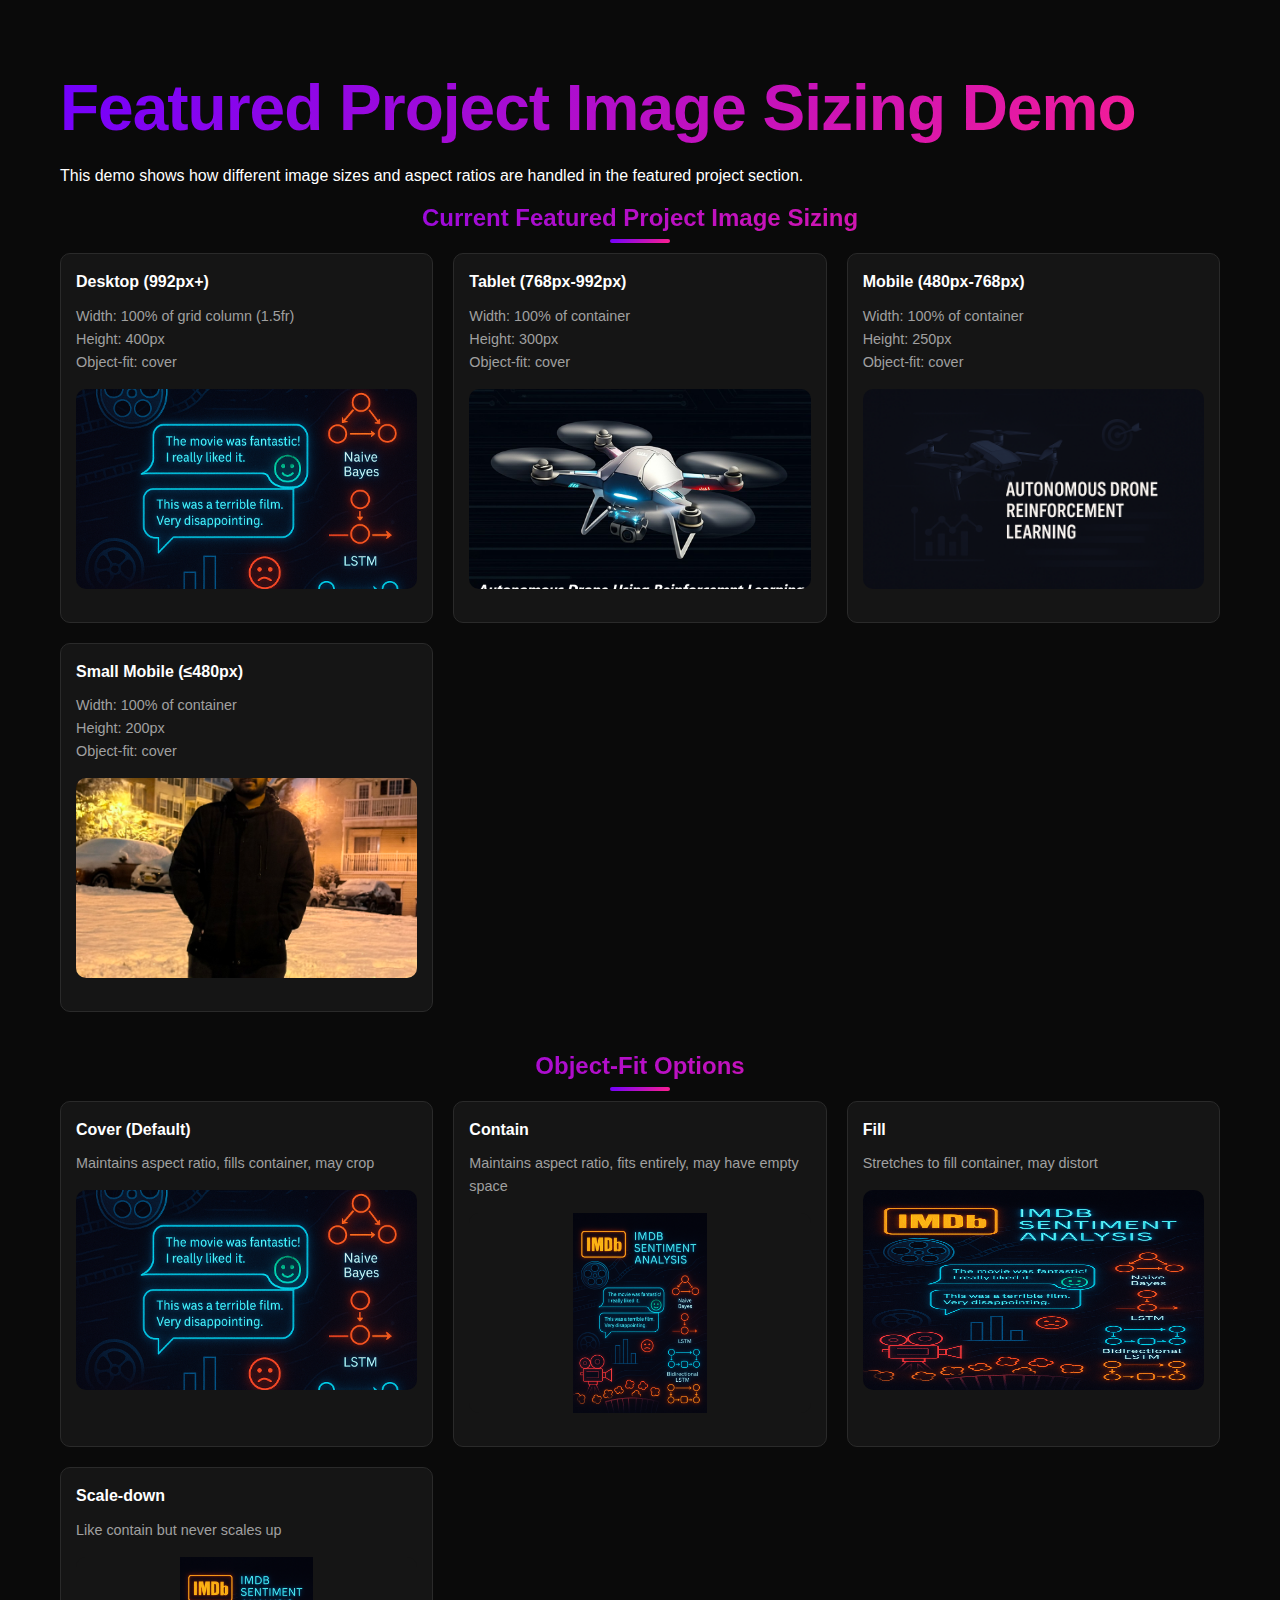
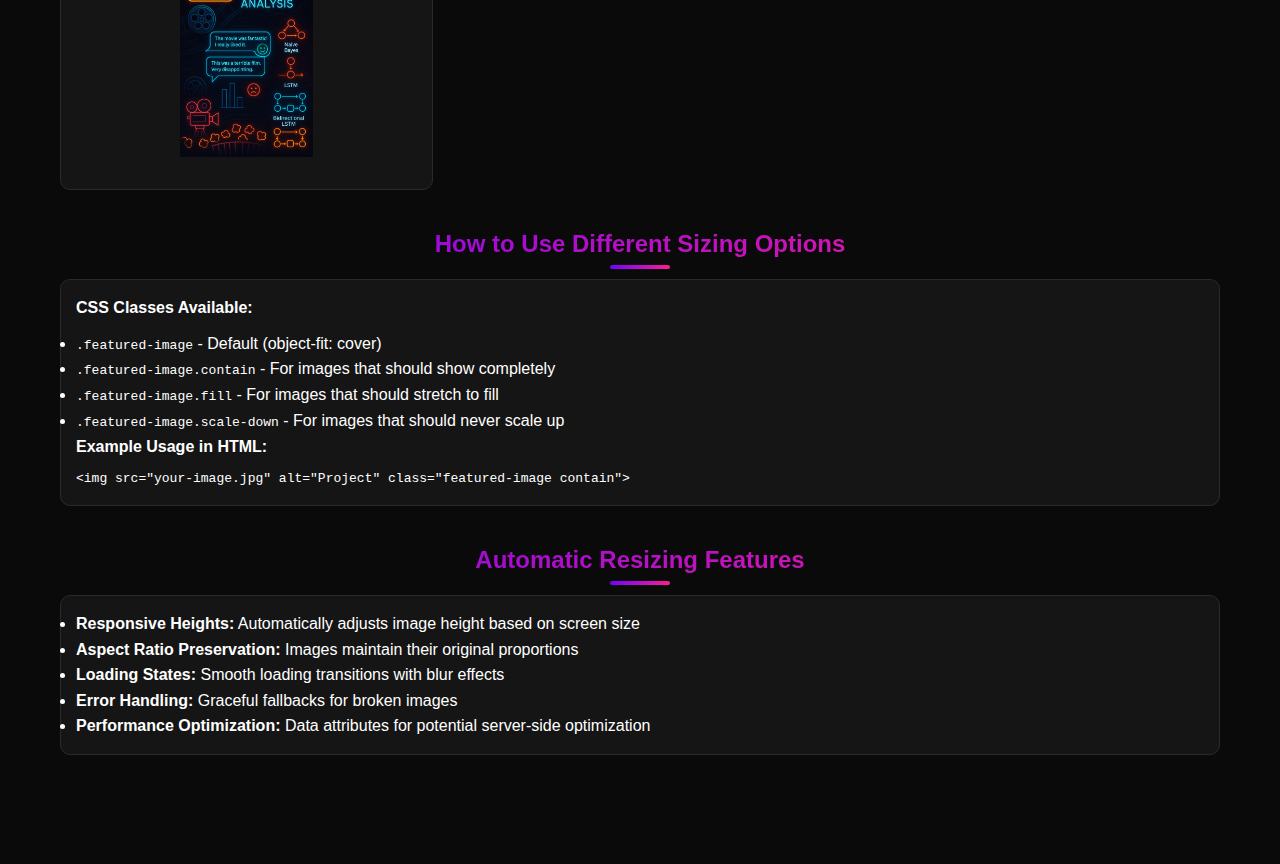
<file: image-sizing-demo.html>
<!DOCTYPE html>
<html lang="en">
<head>
    <meta charset="UTF-8">
    <meta name="viewport" content="width=device-width, initial-scale=1.0">
    <title>Image Sizing Demo - Portfolio</title>
    <link rel="stylesheet" href="css/style.css">
    <style>
        .demo-container {
            max-width: 1200px;
            margin: 50px auto;
            padding: 20px;
        }
        
        .demo-section {
            margin-bottom: 40px;
        }
        
        .demo-title {
            font-size: 1.5rem;
            margin-bottom: 20px;
            color: #7000FF;
        }
        
        .demo-grid {
            display: grid;
            grid-template-columns: repeat(auto-fit, minmax(300px, 1fr));
            gap: 20px;
        }
        
        .demo-item {
            border: 1px solid #2a2a2a;
            border-radius: 10px;
            padding: 15px;
            background: #151515;
        }
        
        .demo-item h4 {
            margin-bottom: 10px;
            color: #ffffff;
        }
        
        .demo-item p {
            font-size: 0.9rem;
            color: #a0a0a0;
            margin-bottom: 15px;
        }
        
        .demo-image {
            width: 100%;
            height: 200px;
            border-radius: 10px;
            margin-bottom: 10px;
        }
        
        .demo-image.cover {
            object-fit: cover;
        }
        
        .demo-image.contain {
            object-fit: contain;
            background-color: #151515;
        }
        
        .demo-image.fill {
            object-fit: fill;
        }
        
        .demo-image.scale-down {
            object-fit: scale-down;
            background-color: #151515;
        }
    </style>
</head>
<body>
    <div class="demo-container">
        <h1>Featured Project Image Sizing Demo</h1>
        <p>This demo shows how different image sizes and aspect ratios are handled in the featured project section.</p>
        
        <div class="demo-section">
            <h2 class="demo-title">Current Featured Project Image Sizing</h2>
            <div class="demo-grid">
                <div class="demo-item">
                    <h4>Desktop (992px+)</h4>
                    <p>Width: 100% of grid column (1.5fr)<br>Height: 400px<br>Object-fit: cover</p>
                    <img src="assets/imdb projetc.png" alt="Demo" class="demo-image cover">
                </div>
                <div class="demo-item">
                    <h4>Tablet (768px-992px)</h4>
                    <p>Width: 100% of container<br>Height: 300px<br>Object-fit: cover</p>
                    <img src="assets/ADURL.jpg" alt="Demo" class="demo-image cover">
                </div>
                <div class="demo-item">
                    <h4>Mobile (480px-768px)</h4>
                    <p>Width: 100% of container<br>Height: 250px<br>Object-fit: cover</p>
                    <img src="assets/Drone.png" alt="Demo" class="demo-image cover">
                </div>
                <div class="demo-item">
                    <h4>Small Mobile (≤480px)</h4>
                    <p>Width: 100% of container<br>Height: 200px<br>Object-fit: cover</p>
                    <img src="assets/IMG_0583.JPEG" alt="Demo" class="demo-image cover">
                </div>
            </div>
        </div>
        
        <div class="demo-section">
            <h2 class="demo-title">Object-Fit Options</h2>
            <div class="demo-grid">
                <div class="demo-item">
                    <h4>Cover (Default)</h4>
                    <p>Maintains aspect ratio, fills container, may crop</p>
                    <img src="assets/imdb projetc.png" alt="Cover" class="demo-image cover">
                </div>
                <div class="demo-item">
                    <h4>Contain</h4>
                    <p>Maintains aspect ratio, fits entirely, may have empty space</p>
                    <img src="assets/imdb projetc.png" alt="Contain" class="demo-image contain">
                </div>
                <div class="demo-item">
                    <h4>Fill</h4>
                    <p>Stretches to fill container, may distort</p>
                    <img src="assets/imdb projetc.png" alt="Fill" class="demo-image fill">
                </div>
                <div class="demo-item">
                    <h4>Scale-down</h4>
                    <p>Like contain but never scales up</p>
                    <img src="assets/imdb projetc.png" alt="Scale-down" class="demo-image scale-down">
                </div>
            </div>
        </div>
        
        <div class="demo-section">
            <h2 class="demo-title">How to Use Different Sizing Options</h2>
            <div class="demo-item">
                <h4>CSS Classes Available:</h4>
                <ul>
                    <li><code>.featured-image</code> - Default (object-fit: cover)</li>
                    <li><code>.featured-image.contain</code> - For images that should show completely</li>
                    <li><code>.featured-image.fill</code> - For images that should stretch to fill</li>
                    <li><code>.featured-image.scale-down</code> - For images that should never scale up</li>
                </ul>
                <h4>Example Usage in HTML:</h4>
                <pre><code>&lt;img src="your-image.jpg" alt="Project" class="featured-image contain"&gt;</code></pre>
            </div>
        </div>
        
        <div class="demo-section">
            <h2 class="demo-title">Automatic Resizing Features</h2>
            <div class="demo-item">
                <ul>
                    <li><strong>Responsive Heights:</strong> Automatically adjusts image height based on screen size</li>
                    <li><strong>Aspect Ratio Preservation:</strong> Images maintain their original proportions</li>
                    <li><strong>Loading States:</strong> Smooth loading transitions with blur effects</li>
                    <li><strong>Error Handling:</strong> Graceful fallbacks for broken images</li>
                    <li><strong>Performance Optimization:</strong> Data attributes for potential server-side optimization</li>
                </ul>
            </div>
        </div>
    </div>
</body>
</html>
</file>
<file: css/style.css>
/* Base Styles */
:root {
    --bg-color: #0a0a0a;
    --bg-secondary: #111111;
    --text-color: #ffffff;
    --text-secondary: #a0a0a0;
    --accent-color: #7000FF;
    --accent-hover: #8f33ff;
    --card-bg: #151515;
    --border-color: #2a2a2a;
    --gradient-1: linear-gradient(135deg, #7000FF 0%, #ff1f8e 100%);
    --gradient-2: linear-gradient(45deg, #00dbde 0%, #fc00ff 100%);
    --gradient-3: linear-gradient(135deg, #0061ff 0%, #60efff 100%);
    --font-main: 'Space Grotesk', sans-serif;
    --transition: all 0.3s cubic-bezier(0.4, 0, 0.2, 1);
    --shadow-sm: 0 2px 8px rgba(0, 0, 0, 0.2);
    --shadow-lg: 0 8px 32px rgba(0, 0, 0, 0.3);
}

/* Light Theme Colors */
.light-theme {
    --bg-color: #ffffff;
    --text-color: #ffffff;
    --accent-color: #007bff;
    --hover-color: #0056b3;
    --card-bg: #ffffff;
    --card-border: #e0e0e0;
    --input-bg: #ffffff;
    --input-border: #e0e0e0;
    --shadow-color: rgba(0, 0, 0, 0.1);
    --navbar-bg: rgba(255, 255, 255, 0.9);
    --navbar-shadow: rgba(0, 0, 0, 0.1);
    --card-hover-shadow: rgba(0, 0, 0, 0.1);
    --gradient-start: #007bff;
    --gradient-end: #0056b3;
}

* {
    margin: 0;
    padding: 0;
    box-sizing: border-box;
    transition: color 0.3s ease, background-color 0.3s ease, border-color 0.3s ease, opacity 0.3s ease;
}

body {
    font-family: var(--font-main);
    background-color: var(--bg-color);
    color: var(--text-color);
    line-height: 1.6;
    transition: var(--transition);
}

.container {
    max-width: 1200px;
    margin: 0 auto;
    padding: 0 20px;
}

/* Typography with Advanced Gradients */
h1, h2, h3 {
    margin-bottom: 1rem;
    background: var(--gradient-1);
    -webkit-background-clip: text;
    background-clip: text;
    -webkit-text-fill-color: transparent;
    line-height: 1.2;
}

h1 {
    font-size: 4rem;
    font-weight: 700;
    letter-spacing: -1px;
}

.animate-text {
    animation: gradientText 8s ease infinite;
    transition: background 0.5s ease;
}

h2 {
    font-size: 2.5rem;
    text-align: center;
    margin-bottom: 3rem;
    position: relative;
}

h2::after {
    content: '';
    position: absolute;
    bottom: -10px;
    left: 50%;
    transform: translateX(-50%);
    width: 60px;
    height: 4px;
    background: var(--gradient-1);
    border-radius: 2px;
}

h3 {
    font-size: 1.5rem;
}

p {
    margin-bottom: 1rem;
}

/* Enhanced Navigation */
.navbar {
    position: fixed;
    top: 0;
    left: 0;
    right: 0;
    background: rgba(10, 10, 10, 0.8);
    backdrop-filter: blur(10px);
    -webkit-backdrop-filter: blur(10px);
    z-index: 1000;
    padding: 1rem 0;
    transition: var(--transition);
    border-bottom: 1px solid var(--border-color);
    height: auto; /* Allow navbar to expand */
}

.nav-container {
    display: flex;
    justify-content: space-between;
    align-items: center;
    max-width: 1200px;
    margin: 0 auto;
    padding: 0 20px;
}

.logo {
    font-size: 1.5rem;
    font-weight: 700;
    color: var(--text-color);
    text-decoration: none;
    transition: var(--transition);
    position: relative;
    padding: 0.5rem 1rem;
    background: var(--gradient-1);
    -webkit-background-clip: text;
    background-clip: text;
    -webkit-text-fill-color: transparent;
}

.nav-links a {
    color: var(--text-color);
    text-decoration: none;
    margin-left: 2rem;
    transition: var(--transition);
    position: relative;
    padding: 0.5rem 0;
}

.nav-links a::before {
    content: '';
    position: absolute;
    bottom: 0;
    left: 0;
    width: 100%;
    height: 2px;
    background: var(--gradient-1);
    transform: scaleX(0);
    transform-origin: right;
    transition: transform 0.3s ease;
}

.nav-links a:hover::before,
.nav-links a.active::before {
    transform: scaleX(1);
    transform-origin: left;
}

.mobile-menu-btn {
    display: none;
    background: none;
    border: none;
    cursor: pointer;
}

.mobile-menu-btn span {
    display: block;
    width: 25px;
    height: 2px;
    background-color: var(--text-color);
    margin: 5px 0;
    transition: var(--transition);
}

/* Enhanced Hero Section */
.hero {
    min-height: calc(90vh - 70px); /* Adjust height to account for navbar */
    display: flex;
    align-items: center;
    justify-content: center;
    text-align: center;
    padding: 4rem 2rem;
    position: relative;
    overflow: hidden;
    background: var(--bg-color);
    margin-top: 70px; /* Ensure hero section starts after navbar */
}

.hero::before {
    content: '';
    position: absolute;
    top: 0;
    left: 0;
    right: 0;
    bottom: 0;
    background: radial-gradient(circle at center, rgba(112, 0, 255, 0.1) 0%, transparent 70%);
    pointer-events: none;
}

.hero-content {
    max-width: 800px;
    position: relative;
    z-index: 1;
}

.hero h1 {
    font-size: 4.5rem;
    margin-bottom: 1rem;
    background: linear-gradient(-45deg, #7000FF, #ff1f8e, #00dbde, #fc00ff);
    background-size: 300% 300%;
    -webkit-background-clip: text;
    background-clip: text;
    -webkit-text-fill-color: transparent;
    animation: gradientFlow 8s ease infinite;
}

.hero-text {
    font-size: 1.25rem;
    margin: 1rem 0;
    opacity: 0;
    transform: translateY(20px);
    animation: fadeInUp 0.8s ease forwards;
    animation-delay: 2s;
}

.hero-buttons {
    opacity: 0;
    transform: translateY(20px);
    animation: fadeInUp 0.8s ease forwards;
    animation-delay: 2.5s;
}

.typing-text {
    font-size: 2.2rem;
    min-height: 2.5em;
    margin: 0.5rem 0;
    color: var(--text-color);
    font-weight: 600;
    opacity: 0;
    transform: translateY(20px);
    animation: fadeInUp 0.8s ease forwards;
    animation-delay: 1.5s;
    position: relative;
}

.typing-text::after {
    content: '|';
    position: absolute;
    right: -4px;
    animation: blink 0.7s infinite;
    color: var(--accent-color);
}

@keyframes gradientFlow {
    0% {
        background-position: 0% 50%;
    }
    50% {
        background-position: 100% 50%;
    }
    100% {
        background-position: 0% 50%;
    }
}

@keyframes fadeInUp {
    from {
        opacity: 0;
        transform: translateY(20px);
    }
    to {
        opacity: 1;
        transform: translateY(0);
    }
}

@keyframes blink {
    0%, 100% { opacity: 1; }
    50% { opacity: 0; }
}

/* Enhanced Button Styles */
.btn {
    display: inline-block;
    padding: 1rem 2.5rem;
    margin: 0.5rem;
    border: none;
    color: var(--text-color);
    text-decoration: none;
    position: relative;
    overflow: hidden;
    border-radius: 4px;
    background: var(--bg-secondary);
    transition: all 0.4s cubic-bezier(0.4, 0, 0.2, 1);
    z-index: 1;
}

.btn::before {
    content: '';
    position: absolute;
    top: 0;
    left: 0;
    width: 100%;
    height: 100%;
    background: linear-gradient(-45deg, #7000FF, #ff1f8e);
    background-size: 200% 200%;
    z-index: -1;
    transition: all 0.6s cubic-bezier(0.4, 0, 0.2, 1);
    animation: gradientFlow 8s ease infinite;
    opacity: 0;
}

.btn:hover {
    transform: translateY(-3px);
    box-shadow: 0 10px 20px rgba(0, 0, 0, 0.2);
}

.btn:hover::before {
    opacity: 1;
}

/* About Section Layout Fix */
.about-content {
    display: grid;
    grid-template-columns: 60% 40%;
    gap: 2rem;
    align-items: start;
}

.about-text {
    padding-right: 1rem;
}

.profile-section {
    position: relative;
    aspect-ratio: 1;
    width: 100%;
    max-width: 400px;
    margin: 0 auto;
    transform: translateY(20px);
    opacity: 0;
    animation: fadeInUp 0.8s ease forwards;
}

.profile-container {
    position: relative;
    width: 100%;
    height: 100%;
    overflow: hidden;
    border-radius: 20px;
    transition: all 0.4s cubic-bezier(0.4, 0, 0.2, 1);
}

.profile-img-wrapper {
    position: relative;
    width: 100%;
    height: 100%;
    overflow: hidden;
    border-radius: 20px;
    transform: scale(0.95);
    transition: all 0.4s cubic-bezier(0.4, 0, 0.2, 1);
}

.profile-img {
    width: 100%;
    height: 100%;
    object-fit: cover;
    transition: all 0.4s cubic-bezier(0.4, 0, 0.2, 1);
}

.profile-background {
    position: absolute;
    top: 20px;
    left: 20px;
    width: 100%;
    height: 100%;
    background: linear-gradient(-45deg, #7000FF, #ff1f8e);
    background-size: 200% 200%;
    border-radius: 20px;
    z-index: -1;
    opacity: 0.7;
    animation: gradientFlow 8s ease infinite;
    transition: all 0.4s cubic-bezier(0.4, 0, 0.2, 1);
}

.profile-container:hover .profile-background {
    transform: translate(10px, 10px);
}

.profile-container:hover .profile-img-wrapper {
    transform: scale(1);
}

.stats {
    display: grid;
    grid-template-columns: repeat(3, 1fr);
    gap: 2rem;
    margin-top: 3rem;
}

.stat {
    text-align: center;
    padding: 2rem;
    background-color: var(--accent-color);
    border-radius: 10px;
    transition: var(--transition);
}

.stat:hover {
    transform: translateY(-5px);
}

.stat-number {
    font-size: 2.5rem;
    font-weight: 700;
    display: block;
    margin-bottom: 0.5rem;
}

/* Skills Section */
.skills {
    padding: 6rem 0;
    background-color: var(--accent-color);
}

.skills-grid {
    display: grid;
    grid-template-columns: repeat(auto-fit, minmax(300px, 1fr));
    gap: 2rem;
}

.skill-list {
    list-style: none;
}

.skill-item {
    margin: 1rem 0;
    font-size: 1.1rem;
    opacity: 0;
    transform: translateY(20px);
    transition: var(--transition);
}

.skill-item.aos-animate {
    opacity: 1;
    transform: translateY(0);
}

.skill-item i {
    margin-right: 0.5rem;
    transition: var(--transition);
}

.skill-item:hover i {
    transform: scale(1.2);
}

/* Enhanced Project Cards */
.project-card {
    background: var(--card-bg);
    padding: 2rem;
    border-radius: 16px;
    transition: var(--transition);
    position: relative;
    overflow: hidden;
    border: 1px solid var(--border-color);
    height: 100%;
    display: flex;
    flex-direction: column;
}

.project-card::before {
    content: '';
    position: absolute;
    top: 0;
    left: 0;
    width: 100%;
    height: 100%;
    background: var(--gradient-2);
    opacity: 0;
    transition: var(--transition);
}

.project-card:hover {
    transform: translateY(-10px);
    border-color: var(--accent-color);
}

.project-card:hover::before {
    opacity: 0.1;
}

.project-tech span {
    display: inline-block;
    padding: 0.4rem 1rem;
    margin: 0.3rem;
    background: var(--bg-secondary);
    border-radius: 20px;
    font-size: 0.9rem;
    transition: var(--transition);
    border: 1px solid var(--border-color);
}

.project-tech span:hover {
    background: var(--accent-color);
    transform: translateY(-2px);
}

.project-content {
    flex: 1;
    display: flex;
    flex-direction: column;
}

.project-title {
    font-size: 1.5rem;
    margin-bottom: 1rem;
    background: var(--gradient-1);
    -webkit-background-clip: text;
    background-clip: text;
    -webkit-text-fill-color: transparent;
}

.project-description {
    color: var(--text-secondary);
    margin-bottom: 1.5rem;
    font-size: 1rem;
    line-height: 1.6;
}

.project-tech {
    display: flex;
    flex-wrap: wrap;
    gap: 0.5rem;
    margin-top: 1rem;
}

.project-tech span {
    padding: 0.4rem 1rem;
    background: var(--bg-secondary);
    border-radius: 20px;
    font-size: 0.9rem;
    color: var(--text-color);
    transition: var(--transition);
    border: 1px solid var(--border-color);
}

.project-links {
    margin-top: auto;
    padding-top: 1.5rem;
}

.project-link {
    padding: 0.5rem 1rem;
    border-radius: 20px;
    text-decoration: none;
    color: var(--text-color);
    background: var(--gradient-1);
    transition: var(--transition);
    font-size: 0.9rem;
}

.project-link:hover {
    transform: translateY(-2px);
    opacity: 0.9;
}

/* Enhanced Contact Section */
.contact {
    padding: 40px 0;
    background-color: var(--bg-color);
    position: relative;
}

.contact::before {
    content: '';
    position: absolute;
    top: 0;
    left: 0;
    right: 0;
    bottom: 0;
    background: radial-gradient(circle at center, rgba(112, 0, 255, 0.05) 0%, transparent 70%);
    pointer-events: none;
}

.contact-content {
    max-width: 800px;
    margin: 0 auto;
    padding: 0 20px;
}

.contact h2 {
    text-align: center;
    margin-bottom: 1rem;
    color: var(--text-color);
}

.contact p {
    text-align: center;
    margin-bottom: 2rem;
    color: var(--text-color-light);
    font-size: 1.1rem;
}

/* Enhanced Social Links */
.social-links {
    display: flex;
    justify-content: center;
    gap: 2rem;
    margin-bottom: 2rem;
}

.social-link {
    display: flex;
    align-items: center;
    gap: 0.75rem;
    padding: 0.75rem 1.5rem;
    background: var(--card-bg);
    border: 1px solid var(--border-color);
    border-radius: 12px;
    color: var(--text-color);
    text-decoration: none;
    transition: all 0.3s cubic-bezier(0.4, 0, 0.2, 1);
    font-weight: 500;
}

.social-link:hover {
    transform: translateY(-2px);
    border-color: var(--accent-color);
    background: var(--bg-secondary);
    color: var(--accent-color);
}

.social-link i {
    font-size: 1.25rem;
    transition: transform 0.3s ease;
}

.social-link:hover i {
    transform: scale(1.1);
}

/* Enhanced Contact Form */
#contact-form {
    display: grid;
    gap: 1.5rem;
    background: var(--card-bg);
    padding: 2.5rem;
    border-radius: 16px;
    border: 1px solid var(--border-color);
    box-shadow: 0 8px 32px rgba(0, 0, 0, 0.1);
    transition: transform 0.3s ease, border-color 0.3s ease;
}

#contact-form:hover {
    transform: translateY(-5px);
    border-color: var(--accent-color);
}

.form-group {
    display: flex;
    flex-direction: column;
    gap: 0.5rem;
}

.form-group label {
    color: var(--text-color);
    font-weight: 500;
    font-size: 0.95rem;
}

.form-group input,
.form-group textarea {
    padding: 1rem;
    border: 1px solid var(--border-color);
    border-radius: 8px;
    background: var(--bg-color);
    color: var(--text-color);
    font-family: inherit;
    font-size: 1rem;
    transition: all 0.3s ease;
}

.form-group input:focus,
.form-group textarea:focus {
    outline: none;
    border-color: var(--accent-color);
    box-shadow: 0 0 0 3px rgba(112, 0, 255, 0.1);
}

.form-group textarea {
    resize: vertical;
    min-height: 150px;
}

.submit-btn {
    background: linear-gradient(135deg, var(--accent-color), var(--accent-hover));
    color: white;
    padding: 1rem 2rem;
    border: none;
    border-radius: 8px;
    cursor: pointer;
    font-weight: 600;
    font-size: 1rem;
    transition: all 0.3s ease;
    width: 100%;
    text-align: center;
    position: relative;
    overflow: hidden;
}

.submit-btn::before {
    content: '';
    position: absolute;
    top: 0;
    left: -100%;
    width: 100%;
    height: 100%;
    background: linear-gradient(90deg, transparent, rgba(255,255,255,0.2), transparent);
    transition: 0.5s;
}

.submit-btn:hover {
    transform: translateY(-2px);
    box-shadow: 0 5px 15px rgba(112, 0, 255, 0.3);
}

.submit-btn:hover::before {
    left: 100%;
}

.submit-btn:disabled {
    opacity: 0.7;
    cursor: not-allowed;
    transform: none;
}

/* Form Loading State */
.submit-btn.loading {
    position: relative;
    color: transparent;
}

.submit-btn.loading::after {
    content: '';
    position: absolute;
    left: 50%;
    top: 50%;
    transform: translate(-50%, -50%);
    width: 20px;
    height: 20px;
    border: 2px solid #ffffff;
    border-radius: 50%;
    border-top-color: transparent;
    animation: spin 0.8s linear infinite;
}

@keyframes spin {
    to {
        transform: translate(-50%, -50%) rotate(360deg);
    }
}

/* Success Message Animation */
.form-success {
    display: flex;
    align-items: center;
    justify-content: center;
    gap: 0.5rem;
    color: #22c55e;
    font-weight: 500;
    opacity: 0;
    transform: translateY(10px);
    transition: all 0.3s ease;
}

.form-success.show {
    opacity: 1;
    transform: translateY(0);
}

@media (max-width: 768px) {
    .contact {
        padding: 40px 0;
    }

    .social-links {
        flex-direction: row;
        flex-wrap: wrap;
        justify-content: center;
        gap: 1rem;
    }

    .social-link {
        width: calc(50% - 0.5rem);
        justify-content: center;
    }

    #contact-form {
        padding: 1.5rem;
    }
}

/* Enhanced Theme Toggle */
.theme-toggle {
    position: fixed;
    bottom: 2rem;
    right: 2rem;
    background: var(--card-bg);
    border: 1px solid var(--border-color);
    color: var(--text-color);
    padding: 1rem;
    border-radius: 50%;
    cursor: pointer;
    z-index: 1000;
    transition: var(--transition);
    box-shadow: var(--shadow-sm);
}

.theme-toggle:hover {
    transform: rotate(180deg);
    background: var(--accent-color);
}

.theme-toggle i {
    font-size: 1.2rem;
}

.fa-sun {
    display: none;
}

/* Animations */
@keyframes fadeIn {
    from {
        opacity: 0;
    }
    to {
        opacity: 1;
    }
}

@keyframes gradientText {
    0% { filter: hue-rotate(0deg); }
    100% { filter: hue-rotate(360deg); }
}

@keyframes float {
    0% { transform: translateY(0); }
    50% { transform: translateY(-10px); }
    100% { transform: translateY(0); }
}

/* Responsive Design */
@media (max-width: 768px) {
    h1 { font-size: 2.5rem; }
    h2 { font-size: 2rem; }
    
    .nav-links {
        position: fixed;
        top: 70px; /* Adjust top position */
        left: 0;
        right: 0;
        background: rgba(10, 10, 10, 0.95);
        backdrop-filter: blur(10px);
        padding: 1rem;
        clip-path: circle(0% at top right);
        transition: var(--transition);
    }
    
    .nav-links.active {
        clip-path: circle(150% at top right);
    }
    
    .nav-links a {
        display: block;
        margin: 1rem 0;
        text-align: center;
    }
    
    .about-content {
        grid-template-columns: 1fr;
    }
    
    .profile-section {
        order: -1;
        margin-bottom: 2rem;
    }

    .stats {
        grid-template-columns: 1fr;
    }

    .projects-grid,
    .skills-grid {
        grid-template-columns: 1fr;
    }

    section {
        padding: 60px 0;
    }

    .contact-content {
        grid-template-columns: 1fr;
        gap: 2rem;
    }

    .contact-info {
        text-align: center;
    }

    .contact-links {
        justify-content: center;
    }

    .contact-form-container {
        padding: 1.5rem;
    }

    .hero {
        padding-top: 70px; /* Add padding to hero section */
        min-height: calc(90vh - 70px); /* Adjust height to account for navbar */
    }
}

/* Section Styles */
section {
    padding: 40px 0;
    position: relative;
    overflow: hidden;
    background: var(--bg-color);
}

section::before {
    content: '';
    position: absolute;
    top: 0;
    left: 0;
    right: 0;
    height: 1px;
    background: var(--gradient-1);
    opacity: 0.1;
}

/* Projects Grid */
.projects-grid {
    display: grid;
    grid-template-columns: repeat(auto-fit, minmax(350px, 1fr));
    gap: 1.5rem;
    padding: 1rem 0;
}

/* Projects Section Enhancement */
.featured-work {
    padding: 60px 0;
}

.featured-project {
    display: grid;
    grid-template-columns: 1.5fr 1fr;
    gap: 2rem; /* Reduced gap between image and content */
    align-items: center;
    margin-bottom: 6rem;
    transform: translateY(20px);
    opacity: 0;
    animation: fadeInUp 0.8s ease forwards;
}

.featured-project:hover {
    transform: translateY(-5px);
    transition: transform 0.3s ease;
}

.featured-project:nth-child(even) {
    grid-template-columns: 1fr 1.5fr;
}

.featured-project:nth-child(even) .featured-content {
    order: -1;
}

.featured-image {
    width: 100%;
    height: 400px;
    object-fit: cover;
    border-radius: 20px;
    transition: var(--transition);
    transform: scale(0.98);
}

.featured-project:hover .featured-image {
    transform: scale(1);
    box-shadow: var(--shadow-lg);
}

.featured-content {
    position: relative;
    transform: translateX(20px);
    opacity: 0;
    animation: fadeInRight 0.8s ease forwards 0.2s;
}

.featured-title {
    font-size: 2rem;
    margin-bottom: 1.5rem;
    background: var(--gradient-1);
    -webkit-background-clip: text;
    background-clip: text;
    -webkit-text-fill-color: transparent;
}

.featured-description {
    color: var(--text-secondary);
    margin-bottom: 2rem;
    font-size: 1.1rem;
    line-height: 1.8;
}

@keyframes fadeInRight {
    from {
        opacity: 0;
        transform: translateX(20px);
    }
    to {
        opacity: 1;
        transform: translateX(0);
    }
}

@media (max-width: 992px) {
    .about-content {
        grid-template-columns: 1fr;
        gap: 3rem;
    }

    .profile-section {
        order: -1;
        max-width: 300px;
    }

    .about-text {
        padding-right: 0;
    }

    .featured-project,
    .featured-project:nth-child(even) {
        grid-template-columns: 1fr;
        gap: 2rem;
    }

    .featured-project:nth-child(even) .featured-content {
        order: 0;
    }

    .featured-image {
        height: 300px;
    }
}

/* Animation Improvements */
[data-aos] {
    transition-timing-function: cubic-bezier(0.4, 0, 0.2, 1);
}

/* Featured Project Improvements */
.featured-project:last-child {
    margin-bottom: 0;
}

/* Remove Skills Section Styles */
.skills {
    display: none;
}

/* Add Featured Work Section */
.featured-work {
    position: relative;
    overflow: hidden;
}

/* Light Theme Specific Styles */
.light-theme .navbar {
    background: var(--navbar-bg);
    box-shadow: 0 2px 10px var(--navbar-shadow);
}

.light-theme .project-card {
    background: var(--card-bg);
    border: 1px solid var(--card-border);
    box-shadow: 0 4px 6px var(--shadow-color);
}

.light-theme .project-card:hover {
    box-shadow: 0 8px 15px var(--card-hover-shadow);
}

.light-theme .contact-form input,
.light-theme .contact-form textarea {
    background: var(--input-bg);
    border: 1px solid var(--input-border);
}

.light-theme .contact-form input:focus,
.light-theme .contact-form textarea:focus {
    border-color: var(--accent-color);
    box-shadow: 0 0 0 2px rgba(0, 123, 255, 0.1);
}

.light-theme .submit-btn {
    background: linear-gradient(135deg, var(--gradient-start), var(--gradient-end));
    color: white;
}

.light-theme .submit-btn:hover {
    background: linear-gradient(135deg, var(--gradient-end), var(--gradient-start));
}

.light-theme .social-links a {
    background: var(--card-bg);
    border: 1px solid var(--card-border);
}

.light-theme .social-links a:hover {
    background: var(--accent-color);
    color: white;
    border-color: var (--accent-color);
}

/* Card Animation */
.project-card {
    transition: transform 0.3s ease, box-shadow 0.3s ease;
}

.project-card:hover {
    transform: translateY(-10px);
    box-shadow: 0 10px 20px rgba(0, 0, 0, 0.2);
}

/* Reduce space between project image and text */
.project-card img {
    margin-bottom: 10px; /* Adjust this value as needed */
}

/* Adjust project image size and add dynamic animations */
.project-card {
    display: flex;
    flex-direction: row;
    align-items: center;
    padding: 1rem;
    transition: transform 0.3s ease, box-shadow 0.3s ease;
}

.project-card:hover {
    transform: translateY(-10px);
    box-shadow: 0 10px 20px rgba(0, 0, 0, 0.2);
}

.project-image {
    flex: 1;
    max-width: 20%; /* Adjust image size */
    margin-right: 1rem;
    transition: transform 0.3s ease;
}

.project-card:hover .project-image {
    transform: scale(1.1);
}

.project-content {
    flex: 4;
    transition: opacity 0.3s ease, transform 0.3s ease;
}

.project-card:hover .project-content {
    opacity: 1;
    transform: translateX(10px);
}
</file>
